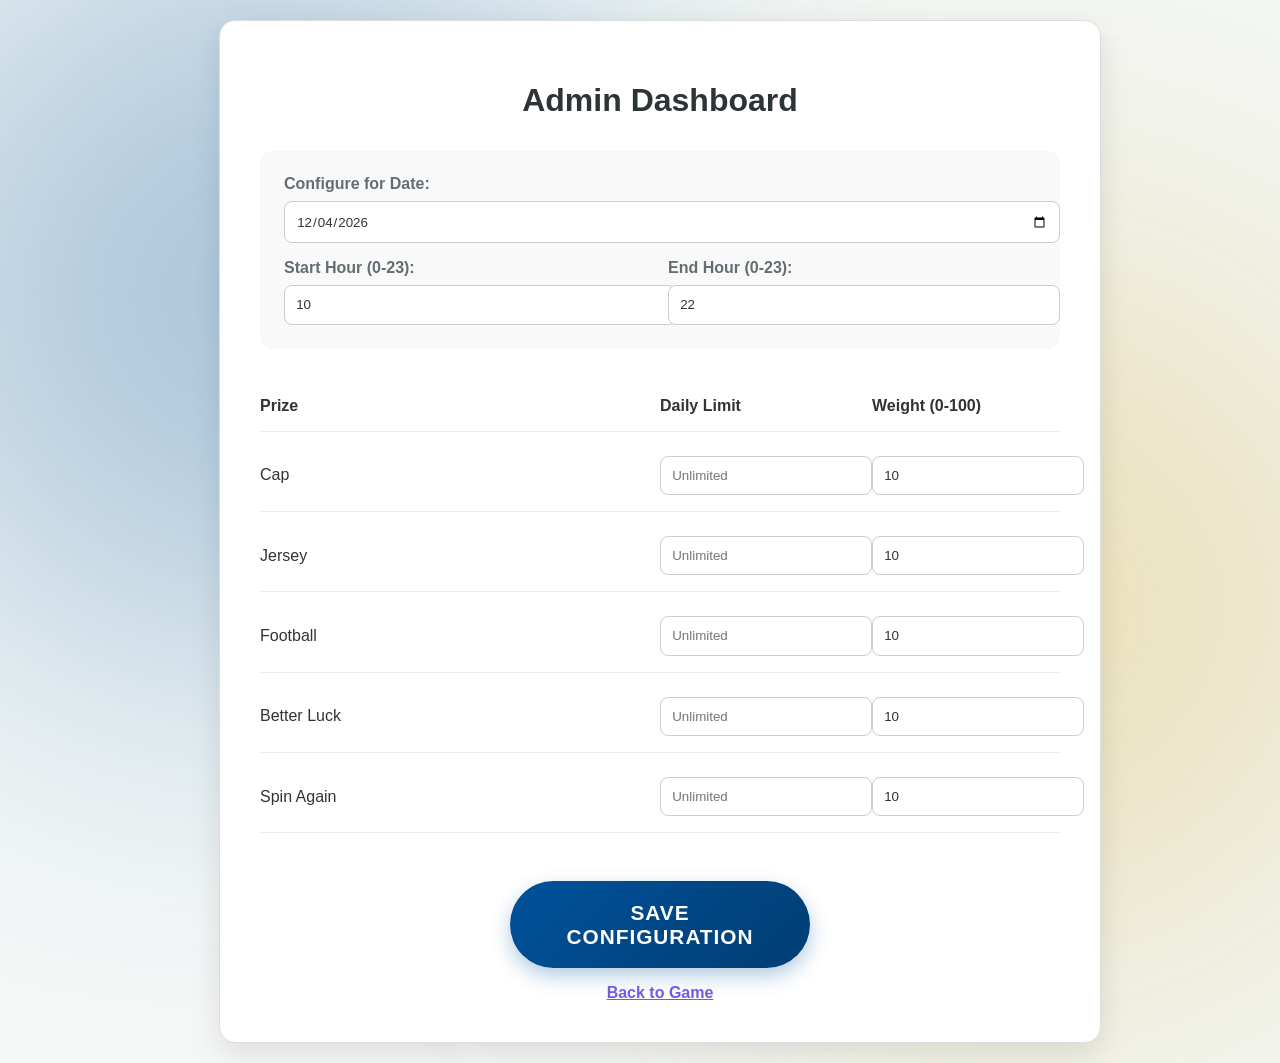
<file: admin.html>
<!DOCTYPE html>
<html lang="en">

<head>
    <meta charset="UTF-8">
    <meta name="viewport" content="width=device-width, initial-scale=1.0">
    <title>Admin - Spin the Wheel Config</title>
    <link rel="stylesheet" href="style.css">
    <style>
        body {
            background: #f4f7f6;
            background-image: none;
            color: #333;
            height: auto;
            overflow: auto;
            padding: 20px;
        }

        .admin-container {
            max-width: 800px;
            margin: 0 auto;
            background: white;
            padding: 2.5rem;
            border-radius: 1rem;
            box-shadow: 0 10px 30px rgba(0, 0, 0, 0.1);
            border: 1px solid #ddd;
        }

        h1 {
            color: #2d3436;
            margin-bottom: 2rem;
            text-align: center;
            background: none;
            -webkit-text-fill-color: initial;
        }

        .config-row {
            display: grid;
            grid-template-columns: 2fr 1fr 1fr;
            gap: 1.5rem;
            margin-bottom: 1.5rem;
            align-items: center;
            padding-bottom: 1rem;
            border-bottom: 1px solid #eee;
        }

        input {
            background: #fff;
            border: 1px solid #ccc;
            color: #333;
            padding: 0.7rem;
            border-radius: 0.5rem;
            width: 100%;
        }

        label {
            font-weight: 600;
            color: #636e72;
            display: block;
            margin-bottom: 0.5rem;
        }

        .save-section {
            margin-top: 3rem;
            text-align: center;
        }

        .date-picker {
            margin-bottom: 3rem;
            background: #f9f9f9;
            padding: 1.5rem;
            border-radius: 0.8rem;
        }

        .btn-primary {
            width: 100%;
            max-width: 300px;
        }
    </style>
</head>

<body>
    <div class="admin-container">
        <h1>Admin Dashboard</h1>
        <div class="date-picker">
            <label>Configure for Date:</label>
            <input type="date" id="config-date">
            <div style="display: grid; grid-template-columns: 1fr 1fr; gap: 1rem; margin-top: 1rem;">
                <div>
                    <label>Start Hour (0-23):</label>
                    <input type="number" id="start-hour" value="10" min="0" max="23">
                </div>
                <div>
                    <label>End Hour (0-23):</label>
                    <input type="number" id="end-hour" value="22" min="0" max="23">
                </div>
            </div>
        </div>

        <div id="segments-config">
            <!-- JS will populate rows for 8 segments -->
        </div>

        <div class="save-section">
            <button id="save-config" class="btn-primary">Save Configuration</button>
            <a href="index.html" style="color: #6c5ce7; display: block; margin-top: 1rem; font-weight: 600;">Back to
                Game</a>
        </div>
    </div>

    <script>
        const uniqueGoodies = [
            "Cap", "Jersey", "Football", "Better Luck", "Spin Again"
        ];
        const container = document.getElementById('segments-config');
        const dateInput = document.getElementById('config-date');
        const startHourInput = document.getElementById('start-hour');
        const endHourInput = document.getElementById('end-hour');

        // Set default date to today
        dateInput.valueAsDate = new Date();

        function renderRows() {
            container.innerHTML = '<div class="config-row"><strong>Prize</strong><strong>Daily Limit</strong><strong>Weight (0-100)</strong></div>';
            uniqueGoodies.forEach((s) => {
                const row = document.createElement('div');
                row.className = 'config-row';
                row.innerHTML = `
                    <span>${s}</span>
                    <input type="number" class="limit" data-name="${s}" placeholder="Unlimited">
                    <input type="number" class="weight" data-name="${s}" value="10">
                `;
                container.appendChild(row);
            });
        }

        function loadConfig() {
            const date = dateInput.value;
            const config = JSON.parse(localStorage.getItem(`config_${date}`)) || {};

            startHourInput.value = config.timings?.start ?? 10;
            endHourInput.value = config.timings?.end ?? 22;

            document.querySelectorAll('.limit').forEach(input => {
                const name = input.dataset.name;
                input.value = config[name]?.limit || '';
            });
            document.querySelectorAll('.weight').forEach(input => {
                const name = input.dataset.name;
                input.value = config[name]?.weight !== undefined ? config[name].weight : 10;
            });
        }

        dateInput.addEventListener('change', loadConfig);

        document.getElementById('save-config').addEventListener('click', () => {
            const date = dateInput.value;
            const config = {
                timings: {
                    start: parseInt(startHourInput.value),
                    end: parseInt(endHourInput.value)
                }
            };
            document.querySelectorAll('.limit').forEach(input => {
                const name = input.dataset.name;
                const weight = document.querySelector(`.weight[data-name="${name}"]`).value;
                config[name] = {
                    limit: input.value ? parseInt(input.value) : null,
                    weight: parseInt(weight) || 0
                };
            });
            localStorage.setItem(`config_${date}`, JSON.stringify(config));
            alert('Config saved for ' + date);
        });

        renderRows();
        loadConfig();
    </script>
</body>

</html>
</file>
<file: style.css>
:root {
    --primary: #00529b;
    /* Dove blue */
    --secondary: #d4af37;
    /* Pears gold */
    --bg-light: #f4f6f8;
    --text-dark: #333333;
    --card-bg: #ffffff;
}

html,
body {
    height: 100dvh;
    width: 100vw;
    margin: 0;
    padding: 0;
    overflow: hidden;
    position: fixed;
}

* {

    font-family: 'Outfit', sans-serif;
}

body {
    background: radial-gradient(circle at center, #00529b 0%, #001a33 100%);
    color: white;
    position: relative;
}

body::before,
body::after {
    content: '';
    position: fixed;
    width: 60vw;
    height: 60vw;
    border-radius: 50%;
    filter: blur(150px);
    z-index: -1;
    opacity: 0.3;
    animation: pulse-bg 15s infinite alternate ease-in-out;
}

body::before {
    background: var(--primary);
    top: -10%;
    left: -10%;
}

body::after {
    background: var(--secondary);
    bottom: -10%;
    right: -10%;
    animation-delay: -7s;
}

@keyframes pulse-bg {
    0% {
        transform: scale(1) translate(0, 0);
    }

    100% {
        transform: scale(1.2) translate(10%, 10%);
    }
}

.branding-bar {
    position: fixed;
    top: 0;
    display: flex;
    justify-content: center;
    align-items: center;
    gap: 30px;
    z-index: 50;
    padding: 0.5rem;
    background: rgba(255, 255, 255, 0.9);
    box-shadow: 0 5px 20px rgba(0, 0, 0, 0.2);
}

.brand-logo,
.center-logo {
    object-fit: contain;
}

.center-logo {
    height: 110px;
    /* 10% larger than the 100px you tried */
    width: auto;
}

.brand-logo:first-child {
    height: 80px;
}

.brand-logo:last-child {
    height: 55px;
    margin-top: 10px;
}

.page {
    height: 100vh;
    width: 100vw;
    display: flex;
    justify-content: center;
    align-items: center;
    transition: opacity 0.3s ease;
    position: absolute;
    top: 0;
    left: 0;
}

#landing-page {
    background: linear-gradient(rgba(0, 0, 0, 0.4), rgba(0, 0, 0, 0.4)), url('Images/landing page.jpg') no-repeat center center/cover;
}

.page:not(.active) {
    opacity: 0;
    pointer-events: none;
    z-index: -1;
}

.simple-card {
    padding: 1rem;
    text-align: center;
    max-width: 500px;
    width: 90%;
    display: flex;
    flex-direction: column;
    align-items: center;
    transform: translateY(-0px);
}

.campaign-banner {
    max-width: 100%;
    height: auto;
    margin-bottom: 2rem;
}

.landing-logo {
    height: 100px;
    width: auto;
    margin-bottom: 2rem;
}

.featured-image {
    background: #ffffff;
    padding: 1.5rem;
    border-radius: 1.5rem;
    max-width: 80%;
    height: auto;
    margin-bottom: 2.5rem;
    box-shadow: 0 10px 30px rgba(0, 0, 0, 0.3);
}

.btn-primary {
    background: linear-gradient(135deg, var(--primary), #003d73);
    color: white;
    border: none;
    padding: 1.2rem 3.5rem;
    font-size: 1.3rem;
    font-weight: 700;
    border-radius: 3rem;
    cursor: pointer;
    transition: transform 0.3s ease, box-shadow 0.3s ease;
    text-transform: uppercase;
    letter-spacing: 1px;
    box-shadow: 0 8px 20px rgba(0, 82, 155, 0.3);
}

.tagline {
    font-size: 1.2rem;
    font-weight: 600;
    margin-bottom: 1.5rem;
    color: #ffffff;
    text-shadow: 0 2px 4px rgba(0, 0, 0, 0.3);
}

.btn-primary:hover {
    transform: translateY(-3px);
    box-shadow: 0 12px 25px rgba(0, 82, 155, 0.4);
}



.game-container {
    position: relative;
    display: flex;
    flex-direction: column;
    align-items: center;
    margin-top: 60px;
}

.wheel-wrapper {
    position: relative;
    width: clamp(280px, 90vw, 400px);
    height: clamp(280px, 90vw, 400px);
    border-radius: 50%;
    border: 15px solid #d4af37;
    background: #000;
    box-shadow: 0 0 0 5px #00529b, 0 0 40px rgba(212, 175, 55, 0.6);
    animation: border-pulse 4s infinite ease-in-out;
}

/* LED Lights effect */
.wheel-wrapper::after {
    content: '';
    position: absolute;
    top: -10px;
    left: -10px;
    right: -10px;
    bottom: -10px;
    border-radius: 50%;
    border: 5px dotted #fff;
    opacity: 0.8;
    z-index: 10;
    pointer-events: none;
}

@keyframes border-pulse {
    0% {
        border-color: #d4af37;
        box-shadow: 0 0 0 5px #00529b, 0 0 40px rgba(212, 175, 55, 0.4);
    }

    50% {
        border-color: #f1c40f;
        box-shadow: 0 0 0 8px #00529b, 0 0 60px rgba(212, 175, 55, 0.8);
    }

    100% {
        border-color: #d4af37;
        box-shadow: 0 0 0 5px #00529b, 0 0 40px rgba(212, 175, 55, 0.4);
    }
}

.wheel {
    width: 100%;
    height: 100%;
    border-radius: 50%;
    position: relative;
    transition: transform 7s cubic-bezier(0.1, 0, 0, 1);
}

.segment-label {
    position: absolute;
    top: 50%;
    left: 50%;
    display: flex;
    justify-content: center;
    align-items: center;
    z-index: 5;
    pointer-events: none;
}

.segment-label span {
    display: flex;
    flex-direction: row;
    justify-content: center;
    align-items: center;
    gap: 0;
    padding: 0 10px;
    transform-origin: center;
    color: white;
    text-shadow: 2px 2px 4px rgba(0, 0, 0, 0.9), 0 0 10px rgba(0, 0, 0, 0.5);
    white-space: nowrap;
    line-height: 1;
}

.segment-label small {
    font-weight: 900;
    font-size: 0.85rem;
    text-transform: uppercase;
    letter-spacing: 0.5px;
}

.segment-label i,
.segment-img {
    filter: drop-shadow(0 0 10px rgba(255, 255, 255, 0.3));
    transition: transform 0.3s ease;
    margin-left: -5px;
}

.segment-img {
    width: 55px;
    height: 55px;
    object-fit: contain;
}

.pointer {
    position: absolute;
    top: 50%;
    right: -15px;
    transform: translateY(-50%);
    width: 40px;
    height: 30px;
    background: #ffffff;
    clip-path: polygon(0% 50%, 100% 0, 100% 100%);
    z-index: 30;
    filter: drop-shadow(-2px 2px 4px rgba(0, 0, 0, 0.4));
}

.spin-center {
    position: absolute;
    top: 50%;
    left: 50%;
    transform: translate(-50%, -50%);
    width: 90px;
    height: 90px;
    background: radial-gradient(circle at center, #ffffff 0%, #e0e0e0 100%);
    border: 5px solid #d4af37;
    border-radius: 50%;
    z-index: 20;
    cursor: pointer;
    display: flex;
    justify-content: center;
    align-items: center;
    padding: 0;
    overflow: hidden;
    box-shadow: 0 5px 20px rgba(0, 0, 0, 0.4), inset 0 0 15px rgba(0, 0, 0, 0.2);
    transition: transform 0.2s, box-shadow 0.2s;
}

.center-ball {
    width: 100%;
    height: 100%;
    object-fit: cover;
    pointer-events: none;
}

.wheel-wrapper.spinning .center-ball {
    animation: rotate-ball 2s infinite linear;
}

@keyframes rotate-ball {
    from {
        transform: rotate(0deg);
    }

    to {
        transform: rotate(360deg);
    }
}

.spin-center:active {
    transform: translate(-50%, -50%) scale(0.95);
}

.overlay {
    position: fixed;
    top: 0;
    left: 0;
    width: 100%;
    height: 100%;
    background: rgba(0, 0, 0, 0.5);
    display: flex;
    justify-content: center;
    align-items: center;
    z-index: 100;
    opacity: 1;
    transition: opacity 0.2s ease;
}

.overlay.hidden {
    opacity: 0;
    pointer-events: none;
}

.result-card {
    background: white;
    color: var(--text-dark);
    padding: 3rem;
    border-radius: 1rem;
    text-align: center;
    box-shadow: 0 10px 30px rgba(0, 0, 0, 0.2);
    display: flex;
    flex-direction: column;
    align-items: center;
}

.win-prize-img {
    width: 140px;
    height: 140px;
    object-fit: contain;
    margin: 1rem 0;
    filter: drop-shadow(0 10px 20px rgba(0, 0, 0, 0.2));
    animation: prize-pulse 1.5s infinite alternate ease-in-out;
}

@keyframes prize-pulse {
    0% {
        transform: scale(0.95);
        filter: drop-shadow(0 5px 10px rgba(0, 0, 0, 0.2));
    }

    100% {
        transform: scale(1.1);
        filter: drop-shadow(0 15px 30px rgba(0, 0, 0, 0.3));
    }
}

.win-prize-img.hidden {
    display: none;
}

.result-card h2 {
    font-size: 2rem;
    margin-bottom: 1rem;
    color: var(--primary);
}

.result-card p {
    font-size: 1.5rem;
    margin-bottom: 2rem;
}

@media (max-width: 820px) {
    .branding-bar img:nth-child(1) {
        height: 80px;
    }

    .branding-bar img:nth-child(2) {
        height: 70px;

    }

    .simple-card {
        padding: 2rem 1.2rem;
        width: 90%;
    }
}

@media (max-width: 600px) {
    .branding-bar {
        padding: 0.5rem;
        gap: 35px;

        width: 100%;

    }

    .brand-logo:first-child {
        margin-right: 0;
        height: 55px;
    }

    .brand-logo:last-child {

        height: 30px;
        margin-top: 25px;
    }

    .center-logo {
        height: 0px;
    }

    .segment-label span {
        flex-direction: row !important;
        justify-content: center !important;
        gap: 0;
        text-shadow: 1px 1px 3px rgba(0, 0, 0, 0.9) !important;
    }

    .segment-label i {
        font-size: 1.1rem !important;
        margin-left: -5px !important;
    }

    .segment-img {
        width: 55px !important;
        height: 55px !important;
        margin-left: -5px !important;
    }

    .segment-label small {
        font-size: 0.8rem !important;
        font-weight: 900 !important;
        margin-bottom: 0 !important;
    }

    .spin-center {
        width: 70px;
        height: 70px;
    }

    .result-card {
        padding: 2rem;
        width: 90%;
    }

    .result-card h2 {
        font-size: 1.5rem;
    }

    .result-card p {
        font-size: 1.2rem;
    }
}
</file>
